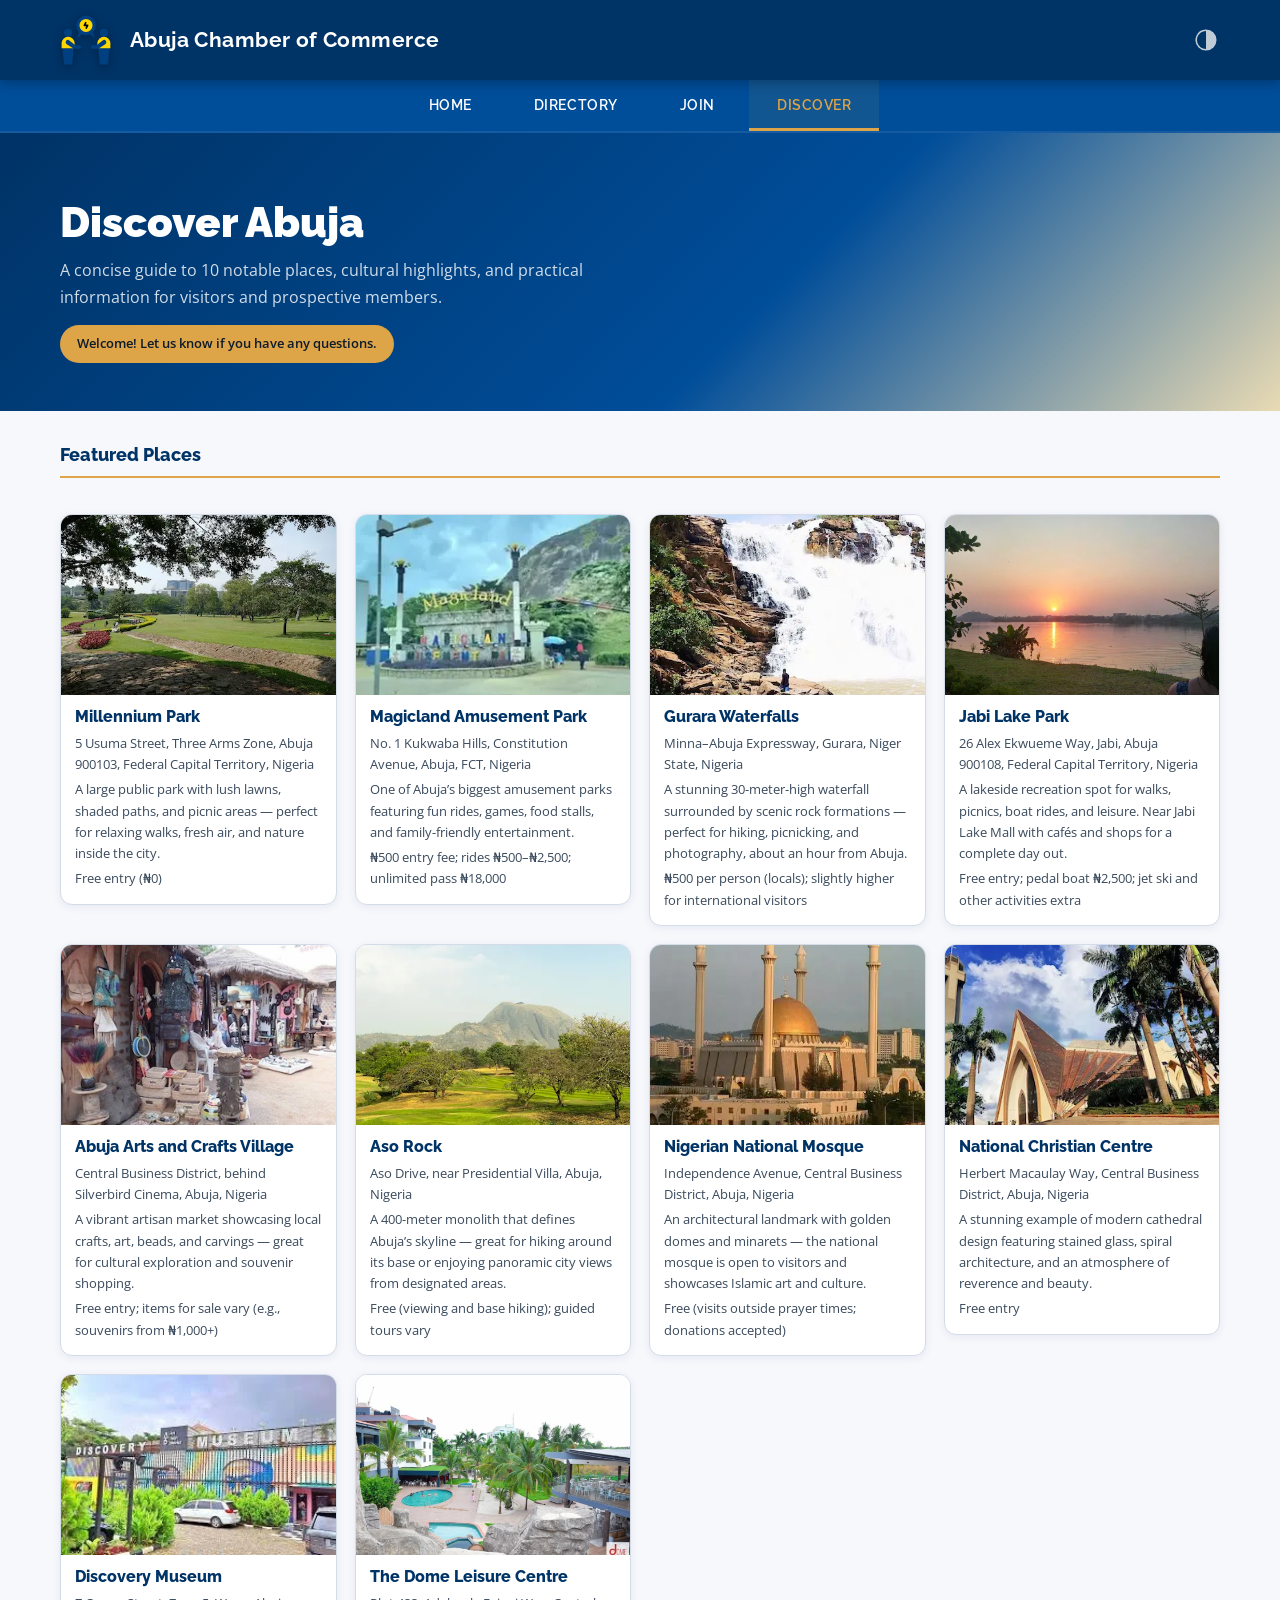
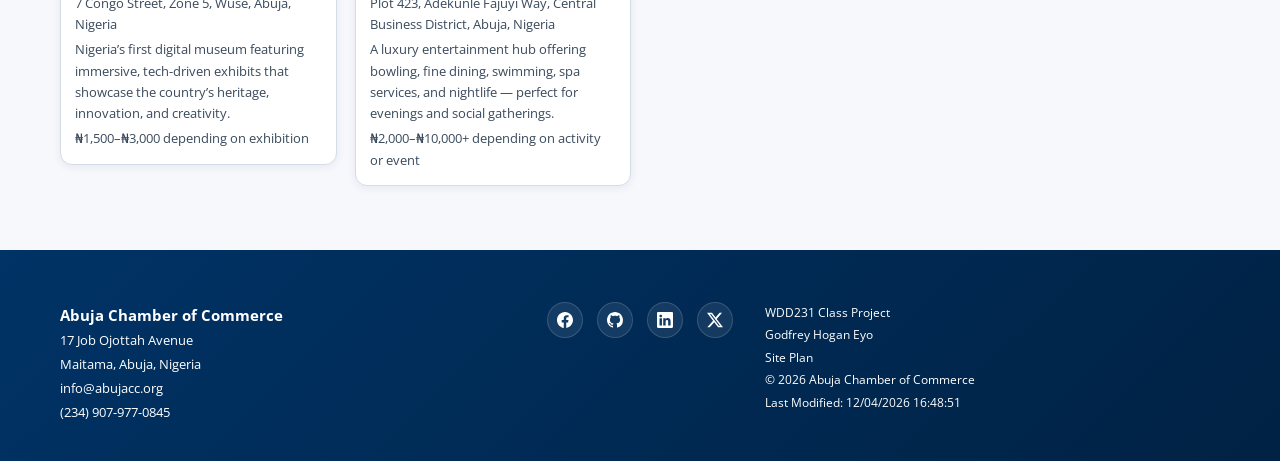
<file: discover.html>
<!DOCTYPE html>
<html lang="en-US">
<head>
    <meta charset="UTF-8">
    <meta name="viewport" content="width=device-width, initial-scale=1.0">
    <title>Abuja Chamber of commerce | Discover</title>
    <meta name="description" content="Explore the Abuja Chamber of Commerce business directory. Find trusted local businesses and services in Abuja.">
    <meta name="author" content="Godfrey Hogan Eyo">
    <meta property="og:title" content="Abuja Chamber of Commerce">
    <meta property="og:description" content="Learn about Abuja's business community, local events, and opportunities with the Abuja Chamber of Commerce.">
    <meta property="og:image" content="https://itzfrey.github.io/wdd231/chamber/images/cbn.webp">
    <meta property="og:url" content="https://itzfrey.github.io/wdd231/chamber/discover.html">
    <link rel="icon" href="chamber-favicon.ico" type="image/x-icon">
    <link rel="preconnect" href="https://fonts.googleapis.com">
    <link rel="preconnect" href="https://fonts.gstatic.com" crossorigin>
    <link href="https://fonts.googleapis.com/css2?family=Open+Sans:ital,wght@0,300..800;1,300..800&family=Raleway:ital,wght@0,100..900;1,100..900&display=swap" rel="stylesheet">
    <link rel="stylesheet" href="styles/small.css">
    <link rel="stylesheet" href="styles/larger.css">
    <script src="scripts/navigation.js" defer></script>
    <script src="scripts/date.js" defer></script>
    <script src="scripts/darkmode.js" defer></script>
    <script src="scripts/places.js" type="module"></script>
</head>
<body>
    <header>
        <img src="images/commerce-icon.svg" alt="site logo" width="70" height="70">
        <span>Abuja Chamber of Commerce</span>
        <img class="dark-mood" src="images/dark-mood-icon.svg" alt="Toggle dark mode" width="28" height="28">
        <button id="ham-btn" class="hamburger" aria-label="Toggle navigation"></button>
    </header>
    <nav id="nav-bar" class="navigation">
        <ul>
            <li><a href="index.html">Home</a></li>
            <li><a href="directory.html">Directory</a></li>
            <li><a href="join.html">Join</a></li>
            <li class="current"><a href="discover.html">Discover</a></li>
        </ul>
    </nav>
    <main class="discover-page">
        <section class="intro">
            <h1>Discover Abuja</h1>
            <p class="lead">A concise guide to 10 notable places, cultural highlights, and practical information for visitors and prospective members.</p>
            <div id="visit-message" class="visit-message" role="status" aria-live="polite"></div>
        </section>
        <section id="allPlaces" class="allPlaces" aria-live="polite">
            <h2>Featured Places</h2>
        </section>
    </main>
    <footer>
        <div>
            <p><strong>Abuja Chamber of Commerce</strong></p>
            <p>17 Job Ojottah Avenue</p><p>Maitama, Abuja, Nigeria</p>
            <p>info@abujacc.org</p><p>(234) 907-977-0845</p>
        </div>
        <div class="social">
            <a href="https://www.facebook.com/share/1CJKiAhdNP/" target="_blank"><img src="images/facebook.svg" alt="facebook" width="16" height="16"></a>
            <a href="https://github.com/itzfrey" target="_blank"><img src="images/github-icon.svg" alt="github profile" width="16" height="16"></a>
            <a href="https://www.linkedin.com/in/godfrey-eyo-66aa3a251?utm_source=share&utm_campaign=share_via&utm_content=profile&utm_medium=" target="_blank"><img src="images/linkedin.svg" alt="linkedin" width="16" height="16"></a>
            <a href="https://x.com/itzfrey?t=OYMBeGasE94Wpk3QaPZftA&s=09" target="_blank"><img src="images/twitter-x.svg" alt="twitter" width="16" height="16"></a>
        </div>
        <div>
            <p>WDD231 Class Project</p><p>Godfrey Hogan Eyo</p>
            <a target="_blank" href="siteplan.html">Site Plan</a>
            <p>&copy; <span id="currentyear"></span> Abuja Chamber of Commerce</p>
            <p id="lastModified"></p>
        </div>
    </footer>
</body>
</html>
</file>
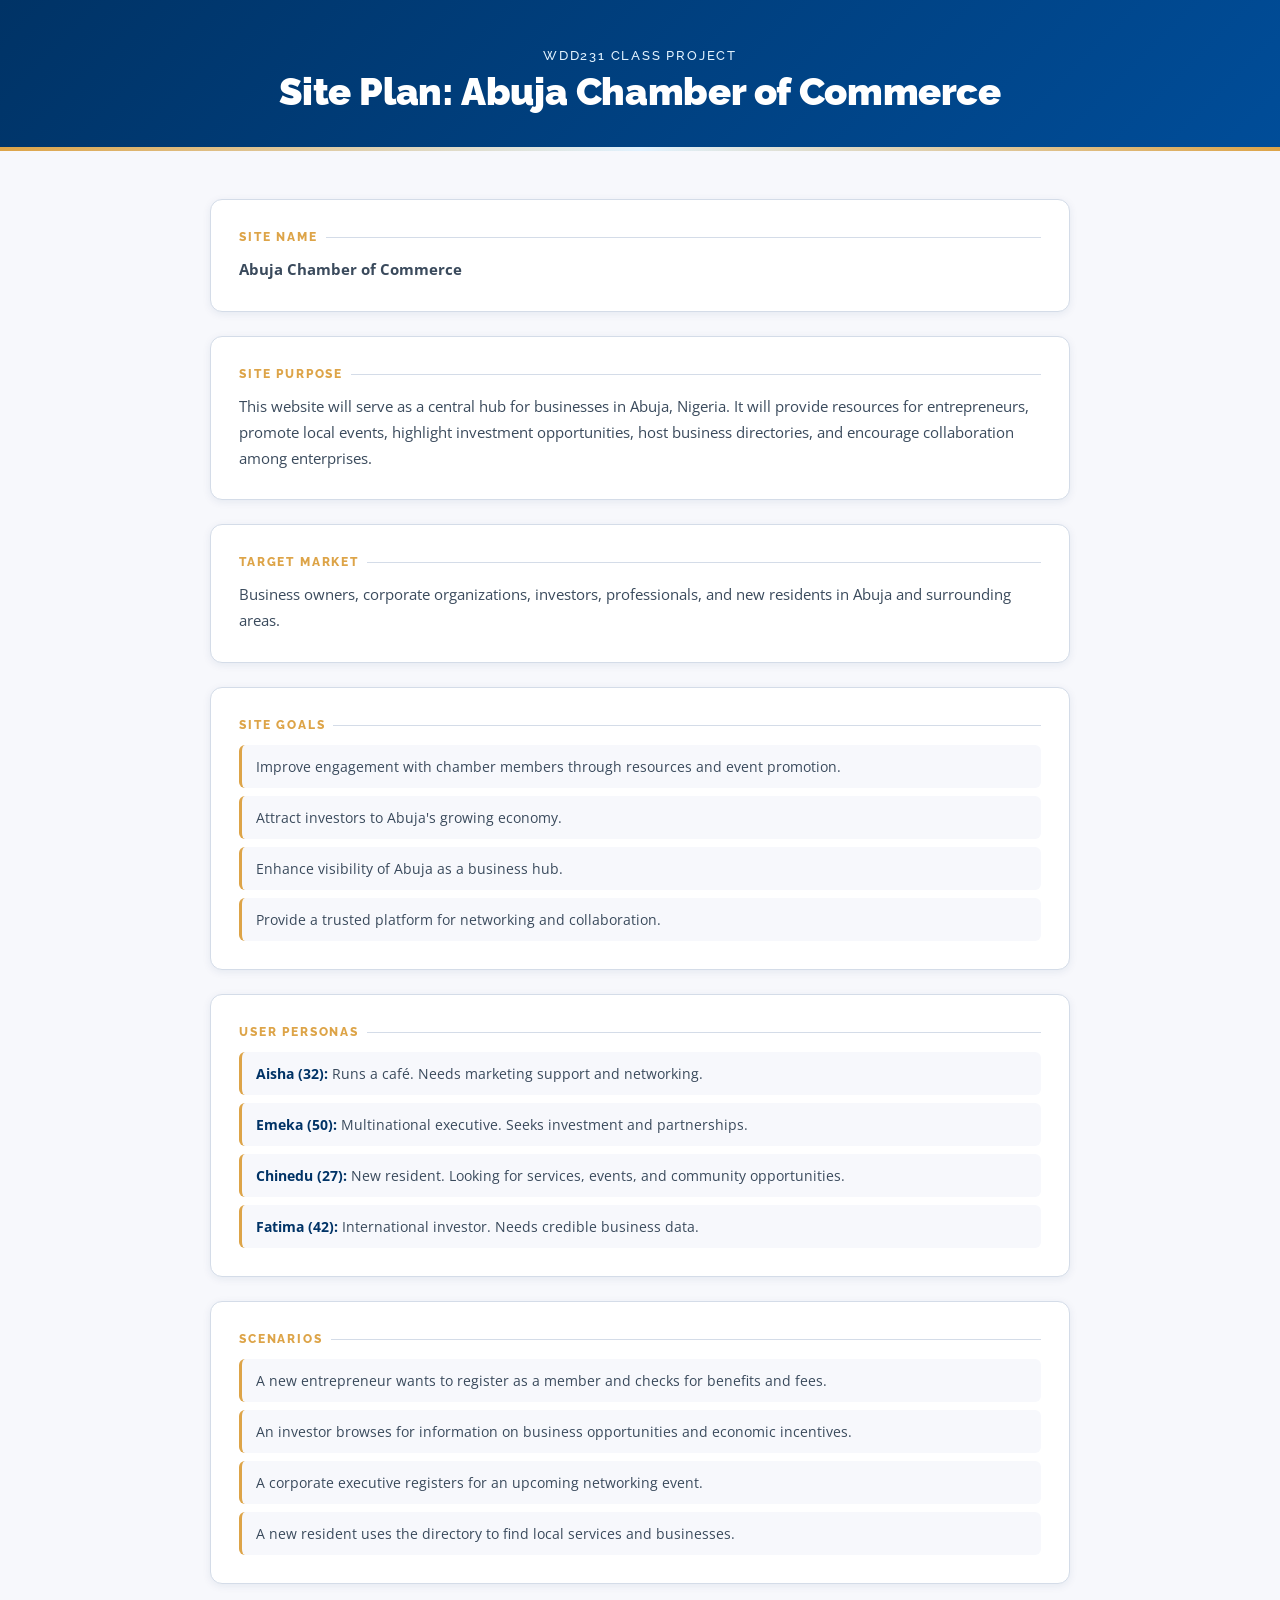
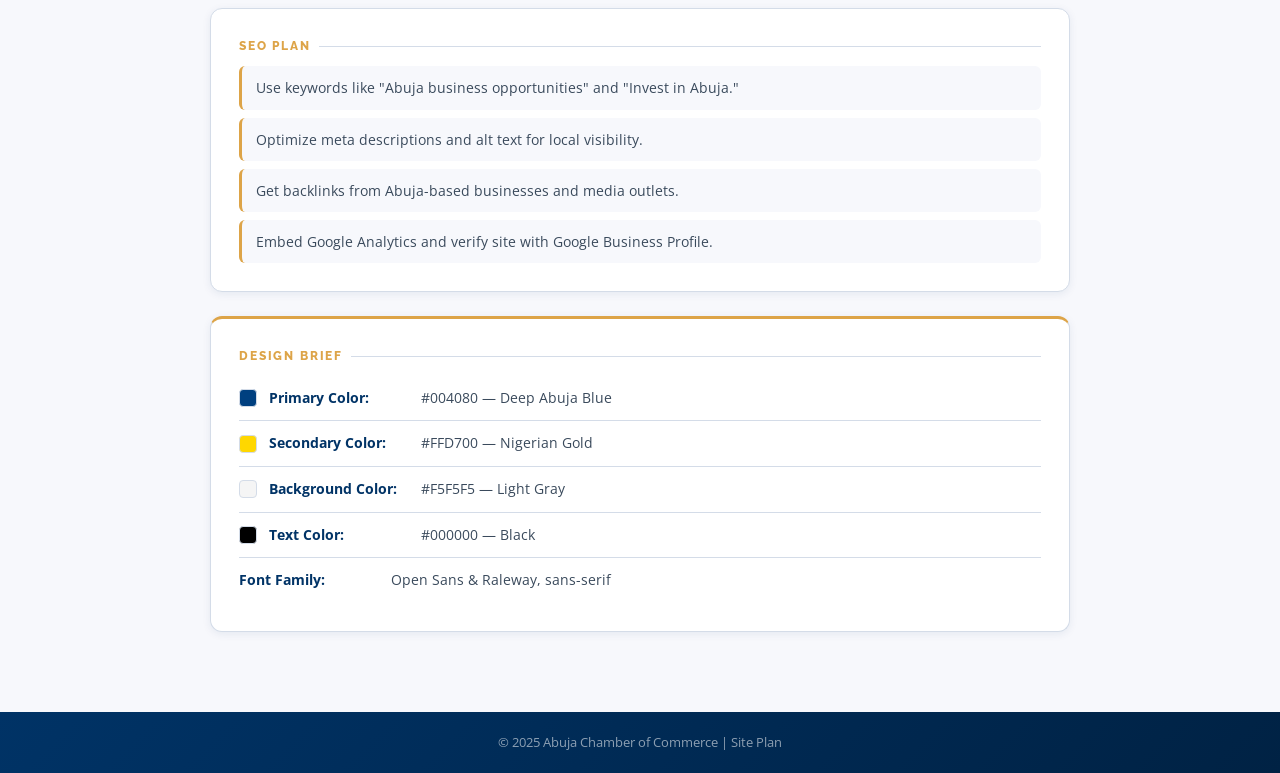
<file: siteplan.html>
<!DOCTYPE html>
<html lang="en-US">
<head>
    <meta charset="UTF-8">
    <meta name="viewport" content="width=device-width, initial-scale=1.0">
    <title>Site Plan - Abuja Chamber of Commerce</title>
    <meta name="description" content="Site plan for the Abuja Chamber of Commerce website project.">
    <meta name="author" content="Godfrey Hogan Eyo">
    <link rel="shortcut icon" href="chamber-favicon.ico" type="image/x-icon">
    <link rel="preconnect" href="https://fonts.googleapis.com">
    <link rel="preconnect" href="https://fonts.gstatic.com" crossorigin>
    <link href="https://fonts.googleapis.com/css2?family=Open+Sans:ital,wght@0,300..800;1,300..800&family=Raleway:ital,wght@0,100..900;1,100..900&display=swap" rel="stylesheet">
    <link rel="stylesheet" href="styles/siteplan.css">
</head>
<body>
    <header>
        <h1><span>WDD231 Class Project</span>Site Plan: Abuja Chamber of Commerce</h1>
    </header>
    <main>
        <section>
            <h2>Site Name</h2>
            <p><strong>Abuja Chamber of Commerce</strong></p>
        </section>
        <section>
            <h2>Site Purpose</h2>
            <p>This website will serve as a central hub for businesses in Abuja, Nigeria. It will provide resources for entrepreneurs, promote local events, highlight investment opportunities, host business directories, and encourage collaboration among enterprises.</p>
        </section>
        <section>
            <h2>Target Market</h2>
            <p>Business owners, corporate organizations, investors, professionals, and new residents in Abuja and surrounding areas.</p>
        </section>
        <section>
            <h2>Site Goals</h2>
            <ul>
                <li>Improve engagement with chamber members through resources and event promotion.</li>
                <li>Attract investors to Abuja's growing economy.</li>
                <li>Enhance visibility of Abuja as a business hub.</li>
                <li>Provide a trusted platform for networking and collaboration.</li>
            </ul>
        </section>
        <section>
            <h2>User Personas</h2>
            <ul>
                <li><strong>Aisha (32):</strong> Runs a café. Needs marketing support and networking.</li>
                <li><strong>Emeka (50):</strong> Multinational executive. Seeks investment and partnerships.</li>
                <li><strong>Chinedu (27):</strong> New resident. Looking for services, events, and community opportunities.</li>
                <li><strong>Fatima (42):</strong> International investor. Needs credible business data.</li>
            </ul>
        </section>
        <section>
            <h2>Scenarios</h2>
            <ul>
                <li>A new entrepreneur wants to register as a member and checks for benefits and fees.</li>
                <li>An investor browses for information on business opportunities and economic incentives.</li>
                <li>A corporate executive registers for an upcoming networking event.</li>
                <li>A new resident uses the directory to find local services and businesses.</li>
            </ul>
        </section>
        <section>
            <h2>SEO Plan</h2>
            <ul>
                <li>Use keywords like "Abuja business opportunities" and "Invest in Abuja."</li>
                <li>Optimize meta descriptions and alt text for local visibility.</li>
                <li>Get backlinks from Abuja-based businesses and media outlets.</li>
                <li>Embed Google Analytics and verify site with Google Business Profile.</li>
            </ul>
        </section>
        <section class="design-brief">
            <h2>Design Brief</h2>
            <p><strong>Primary Color:</strong> #004080 — Deep Abuja Blue</p>
            <p><strong>Secondary Color:</strong> #FFD700 — Nigerian Gold</p>
            <p><strong>Background Color:</strong> #F5F5F5 — Light Gray</p>
            <p><strong>Text Color:</strong> #000000 — Black</p>
            <p><strong>Font Family:</strong> Open Sans &amp; Raleway, sans-serif</p>
        </section>
    </main>
    <footer>
        <p>&copy; 2025 Abuja Chamber of Commerce | Site Plan</p>
    </footer>
</body>
</html>
</file>
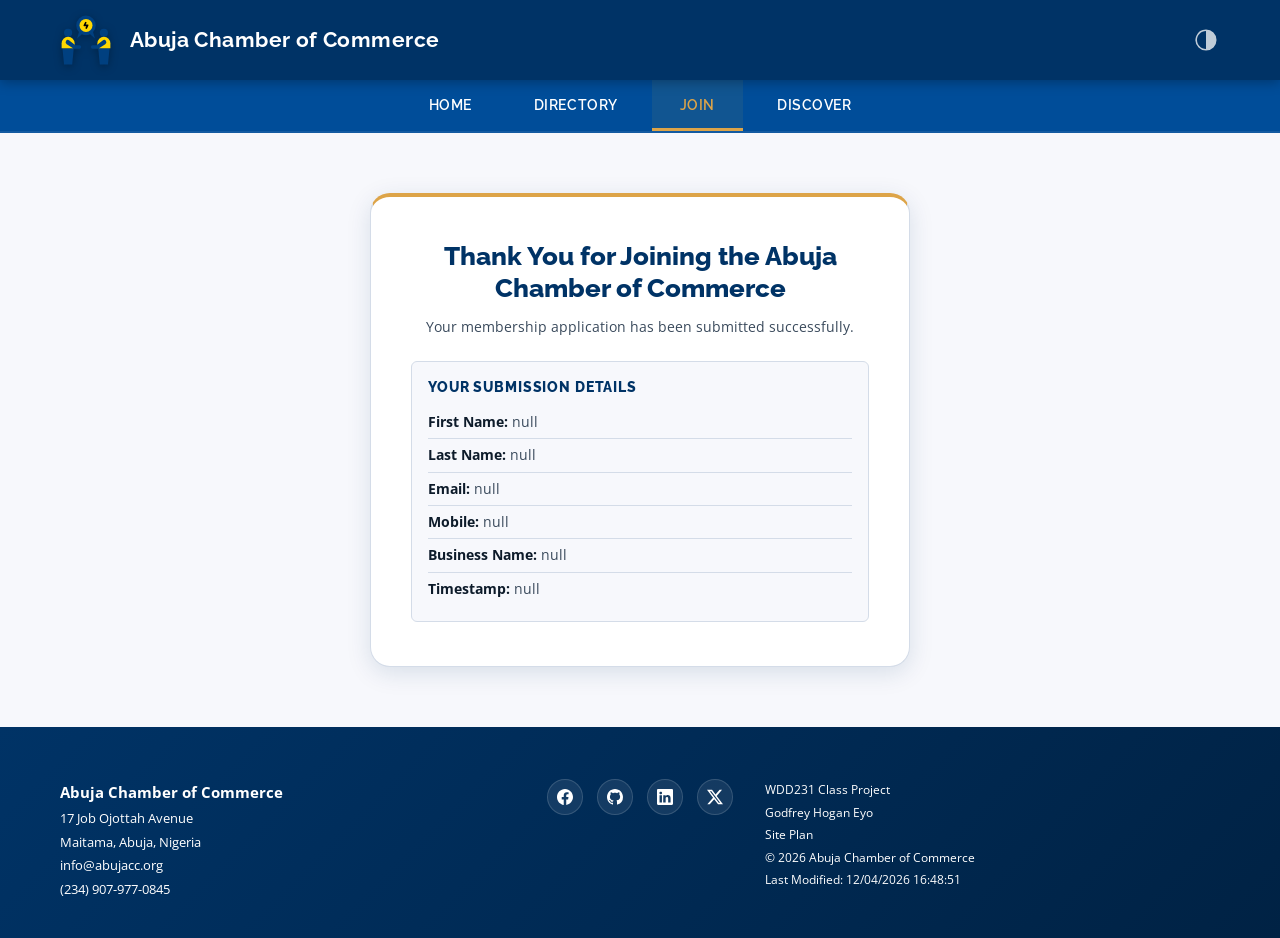
<file: thankyou.html>
<!DOCTYPE html>
<html lang="en-US">
<head>
    <meta charset="UTF-8">
    <meta name="viewport" content="width=device-width, initial-scale=1.0">
    <title>Thank You | Abuja Chamber of Commerce</title>
    <meta name="description" content="Abuja Chamber of Commerce Thank You Page">
    <meta name="author" content="Godfrey Hogan Eyo">
    <link rel="icon" href="chamber-favicon.ico" type="image/x-icon">
    <link rel="preconnect" href="https://fonts.googleapis.com">
    <link rel="preconnect" href="https://fonts.gstatic.com" crossorigin>
    <link href="https://fonts.googleapis.com/css2?family=Open+Sans:ital,wght@0,300..800;1,300..800&family=Raleway:ital,wght@0,100..900;1,100..900&display=swap" rel="stylesheet">
    <link rel="stylesheet" href="styles/small.css">
    <link rel="stylesheet" href="styles/larger.css">
    <script src="scripts/navigation.js" defer></script>
    <script src="scripts/date.js" defer></script>
    <script src="scripts/darkmode.js" defer></script>
    <script src="scripts/thankyou.js" defer></script>
</head>
<body>
    <header>
        <img src="images/commerce-icon.svg" alt="site logo" width="70" height="70">
        <span>Abuja Chamber of Commerce</span>
        <img class="dark-mood" src="images/dark-mood-icon.svg" alt="Toggle dark mode" width="28" height="28">
        <button id="ham-btn" class="hamburger" aria-label="Toggle navigation"></button>
    </header>
    <nav id="nav-bar" class="navigation">
        <ul>
            <li><a href="index.html">Home</a></li>
            <li><a href="directory.html">Directory</a></li>
            <li class="current"><a href="join.html">Join</a></li>
            <li><a href="discover.html">Discover</a></li>
        </ul>
    </nav>
    <main>
        <div class="thankyou-container">
            <h1>Thank You for Joining the Abuja Chamber of Commerce</h1>
            <p>Your membership application has been submitted successfully.</p>
            <div id="submission-details"></div>
        </div>
    </main>
    <footer>
        <div>
            <p><strong>Abuja Chamber of Commerce</strong></p>
            <p>17 Job Ojottah Avenue</p><p>Maitama, Abuja, Nigeria</p>
            <p>info@abujacc.org</p><p>(234) 907-977-0845</p>
        </div>
        <div class="social">
            <a href="https://www.facebook.com/share/1CJKiAhdNP/" target="_blank"><img src="images/facebook.svg" alt="facebook" width="16" height="16"></a>
            <a href="https://github.com/itzfrey" target="_blank"><img src="images/github-icon.svg" alt="github profile" width="16" height="16"></a>
            <a href="https://www.linkedin.com/in/godfrey-eyo-66aa3a251?utm_source=share&utm_campaign=share_via&utm_content=profile&utm_medium=" target="_blank"><img src="images/linkedin.svg" alt="linkedin" width="16" height="16"></a>
            <a href="https://x.com/itzfrey?t=OYMBeGasE94Wpk3QaPZftA&s=09" target="_blank"><img src="images/twitter-x.svg" alt="twitter" width="16" height="16"></a>
        </div>
        <div>
            <p>WDD231 Class Project</p><p>Godfrey Hogan Eyo</p>
            <a target="_blank" href="siteplan.html">Site Plan</a>
            <p>&copy; <span id="currentyear"></span> Abuja Chamber of Commerce</p>
            <p id="lastModified"></p>
        </div>
    </footer>
</body>
</html>
</file>
<file: styles/small.css>
/* ============================================================
   ABUJA CHAMBER OF COMMERCE — small.css (mobile-first base)
   ============================================================ */

/* ── CSS Variables ─────────────────────────────────────────── */
:root {
  --blue-deep:   #003366;
  --blue-mid:    #004d99;
  --blue-light:  #e8f0fb;
  --light-gold:  #DDA448;
  --alice-blue:  #E1F2FE;
  --gold-pale:   #fff8e1;
  --white:       #ffffff;
  --off-white:   #f7f8fc;
  --text-dark:   #0d1b2a;
  --text-mid:    #3a4a5c;
  --text-light:  #6b7f96;
  --border:      #d4dce8;
  --shadow-sm:   0 2px 8px rgba(0,51,102,0.08);
  --shadow-md:   0 6px 24px rgba(0,51,102,0.13);
  --shadow-lg:   0 16px 48px rgba(0,51,102,0.18);
  --radius-sm:   6px;
  --radius-md:   12px;
  --radius-lg:   20px;
  --transition:  0.25s cubic-bezier(0.4,0,0.2,1);

  --bg-page:   var(--off-white);
  --bg-card:   var(--white);
  --bg-header: var(--blue-deep);
  --nav-bg:    var(--blue-mid);
  --text-body: var(--text-dark);
  --text-sub:  var(--text-mid);
}

body.dark-mode {
  --bg-page:    #0d1b2a;
  --bg-card:    #142333;
  --bg-header:  #081424;
  --nav-bg:     #0a1f35;
  --text-body:  #e2eaf4;
  --text-sub:   #8baac8;
  --border:     #1e3450;
  --blue-light: #0f2740;
  --gold-pale:  #1a1200;
}

/* ── Reset / Base ──────────────────────────────────────────── */
*, *::before, *::after { box-sizing: border-box; margin: 0; padding: 0; }
html { scroll-behavior: smooth; font-size: 16px; }

body {
  font-family: 'Open Sans', sans-serif;
  background: var(--bg-page);
  color: var(--text-body);
  line-height: 1.65;
  transition: background var(--transition), color var(--transition);
}

img { display: block; max-width: 100%; height: auto; }
a { color: var(--white); text-decoration: none; transition: color var(--transition); }
a:hover { color: var(--alice-blue); }
ul { list-style: none; }

h1, h2, h3, h4 {
  font-family: 'Raleway', sans-serif;
  color: var(--text-body);
  line-height: 1.25;
}

/* ── Header ────────────────────────────────────────────────── */
header {
  position: sticky;
  top: 0;
  z-index: 100;
  background: var(--bg-header);
  display: flex;
  align-items: center;
  gap: 12px;
  padding: 10px 18px;
  box-shadow: 0 2px 12px rgba(0,0,0,0.3);
}

header img:first-child {
  width: 44px;
  height: 44px;
  flex-shrink: 0;
  filter: drop-shadow(0 2px 4px rgba(0,0,0,0.3));
}

header span {
  font-family: 'Raleway', sans-serif;
  font-weight: 700;
  font-size: 1rem;
  color: var(--white);
  letter-spacing: 0.02em;
  flex: 1;
  line-height: 1.2;
}

/* ── Dark mode toggle ──────────────────────────────────────── */
.dark-mood {
  width: 28px !important;
  height: 28px !important;
  min-width: 28px;
  min-height: 28px;
  cursor: pointer;
  opacity: 0.75;
  flex-shrink: 0;
  filter: invert(1) brightness(2);
  transition: opacity var(--transition), transform var(--transition);
  border-radius: 50%;
  padding: 2px;
}
.dark-mood:hover { opacity: 1; transform: rotate(22deg) scale(1.1); }
body.dark-mode .dark-mood {
  filter: invert(1) sepia(1) saturate(2) hue-rotate(5deg);
  opacity: 0.95;
}

/* ── Hamburger ─────────────────────────────────────────────── */
.hamburger {
  display: flex;
  flex-direction: column;
  justify-content: center;
  align-items: center;
  gap: 5px;
  background: none;
  border: 1.5px solid rgba(255,255,255,0.35);
  border-radius: var(--radius-sm);
  width: 38px;
  height: 34px;
  cursor: pointer;
  padding: 0;
  flex-shrink: 0;
  transition: border-color var(--transition), background var(--transition);
}
.hamburger:hover { border-color: var(--alice-blue); background: rgba(255,255,255,0.06); }
.hamburger::before,
.hamburger::after {
  content: '';
  display: block;
  width: 18px;
  height: 2px;
  background: var(--white);
  border-radius: 2px;
}

/* ── Navigation ────────────────────────────────────────────── */
.navigation {
  background: var(--nav-bg);
  max-height: 0;
  overflow: hidden;
  transition: max-height 0.35s ease;
  border-bottom: 1px solid rgba(255,255,255,0.08);
  position: sticky;
  top: 64px;
  z-index: 99;
}
.navigation.show { max-height: 300px; }

.navigation ul {
  display: flex;
  flex-direction: column;
}

.navigation ul li a {
  display: block;
  padding: 13px 22px;
  color: var(--white);
  font-family: 'Raleway', sans-serif;
  font-weight: 600;
  font-size: 0.92rem;
  letter-spacing: 0.04em;
  text-transform: uppercase;
  border-left: 3px solid transparent;
  transition: background var(--transition), color var(--transition), border-color var(--transition);
}
.navigation ul li a:hover {
  background: rgba(255,255,255,0.06);
  color: var(--light-gold);
}
.navigation ul li.current a {
  color: var(--light-gold);
  border-left-color: var(--light-gold);
  background: rgba(240,180,41,0.08);
}

/* ── HOME Hero ─────────────────────────────────────────────── */
.home-hero {
  position: relative;
  width: 100%;
  overflow: hidden;
  height: 380px;
}
.home-hero img {
  width: 100%;
  height: 100%;
  object-fit: cover;
  filter: brightness(0.42) saturate(0.85);
}
.home-hero::after {
  content: '';
  position: absolute;
  inset: 0;
  background: linear-gradient(160deg, rgba(0,20,60,0.72) 0%, rgba(0,51,102,0.32) 60%, rgba(201,150,12,0.18) 100%);
  pointer-events: none;
}
.home-hero-content {
  position: absolute;
  inset: 0;
  z-index: 2;
  display: flex;
  flex-direction: column;
  align-items: center;
  justify-content: center;
  text-align: center;
  padding: 24px 20px;
  gap: 12px;
}
.home-hero-content h1 {
  font-size: 1.7rem;
  font-weight: 900;
  color: var(--white);
  line-height: 1.15;
  text-shadow: 0 2px 14px rgba(0,0,0,0.5);
  letter-spacing: -0.01em;
}
.home-hero-content h1 span {
  color: var(--alice-blue);
  display: block;
}
.home-hero-content p {
  color: rgba(255,255,255,0.82);
  font-size: 0.88rem;
  max-width: 360px;
  line-height: 1.6;
}

/* ── DIRECTORY Hero ────────────────────────────────────────── */
.hero {
  position: relative;
  width: 100%;
  overflow: hidden;
  height: 200px;
}
.hero img {
  width: 100%;
  height: 100%;
  object-fit: cover;
  filter: brightness(0.48) saturate(0.8);
}
.hero::after {
  content: '';
  position: absolute;
  inset: 0;
  background: linear-gradient(135deg, rgba(0,30,70,0.65) 0%, rgba(0,51,102,0.3) 100%);
  pointer-events: none;
}
.hero-label {
  position: absolute;
  inset: 0;
  z-index: 2;
  display: flex;
  flex-direction: column;
  align-items: flex-start;
  justify-content: flex-end;
  padding: 20px 22px;
}
.hero-label h2 {
  color: var(--white);
  font-size: 1.3rem;
  font-weight: 800;
  text-shadow: 0 2px 8px rgba(0,0,0,0.4);
  margin-bottom: 4px;
  position: absolute;
  bottom: 65px;
}
.hero-label p {
  color: rgba(255,255,255,0.72);
  font-size: 0.8rem;
  position: absolute;
  bottom: 50px;
}

/* ── CTA Button ────────────────────────────────────────────── */
.keynote-btn {
  display: inline-block;
  background: var(--light-gold);
  color: var(--text-dark) !important;
  font-family: 'Raleway', sans-serif;
  font-weight: 800;
  font-size: 0.85rem;
  letter-spacing: 0.07em;
  text-transform: uppercase;
  padding: 12px 28px;
  border-radius: 50px;
  white-space: nowrap;
  box-shadow: 0 4px 20px rgba(201,150,12,0.45);
  transition: background var(--transition), transform var(--transition), box-shadow var(--transition);
}
.keynote-btn:hover {
  background: var(--alice-blue);
  transform: translateY(-2px);
  box-shadow: 0 8px 28px rgba(201,150,12,0.55);
  color: var(--blue-deep) !important;
}
.home-hero-content .keynote-btn { margin-top: 4px; }
.hero .keynote-btn {
  position: absolute;
  bottom: 10px;
  right: 22px;
  z-index: 3;
  font-size: 0.78rem;
  padding: 9px 20px;
}

/* ── Mission Strip ─────────────────────────────────────────── */
.mission-strip {
  background: linear-gradient(135deg, var(--blue-deep), var(--blue-mid));
  padding: 22px 20px;
  display: flex;
  flex-direction: column;
  gap: 18px;
}
.mission-strip p {
  color: rgba(255,255,255,0.88);
  font-size: 0.88rem;
  line-height: 1.7;
  border-left: 3px solid var(--light-gold);
  padding-left: 14px;
}
.mission-stats {
  display: flex;
  gap: 28px;
  flex-wrap: wrap;
}
.stat { text-align: center; }
.stat strong {
  display: block;
  font-family: 'Raleway', sans-serif;
  font-size: 1.5rem;
  font-weight: 900;
  color: var(--light-gold);
  line-height: 1;
}
.stat span {
  font-size: 0.7rem;
  color: var(--gold-pale);
  text-transform: uppercase;
  letter-spacing: 0.06em;
}

/* ── Page Title ────────────────────────────────────────────── */
main > h1 {
  font-size: 1.5rem;
  font-weight: 800;
  color: var(--blue-deep);
  padding: 22px 18px 6px;
  border-left: 4px solid var(--light-gold);
  margin: 10px 18px 0;
}
body.dark-mode main > h1 { color: var(--alice-blue); }

/* ── Directory Toolbar ─────────────────────────────────────── */
.directory-toolbar {
  display: flex;
  align-items: center;
  gap: 10px;
  padding: 14px 18px;
  background: var(--bg-card);
  border-bottom: 1px solid var(--border);
  flex-wrap: wrap;
}
.directory-search {
  flex: 1;
  min-width: 160px;
  padding: 9px 14px 9px 36px;
  border: 1.5px solid var(--border);
  border-radius: 50px;
  background: var(--bg-page);
  color: var(--text-body);
  font-family: 'Open Sans', sans-serif;
  font-size: 0.88rem;
  outline: none;
  background-image: url("data:image/svg+xml,%3Csvg xmlns='http://www.w3.org/2000/svg' width='16' height='16' fill='none' stroke='%236b7f96' stroke-width='2' viewBox='0 0 24 24'%3E%3Ccircle cx='11' cy='11' r='8'/%3E%3Cpath d='m21 21-4.35-4.35'/%3E%3C/svg%3E");
  background-repeat: no-repeat;
  background-position: 12px center;
  background-size: 15px;
  transition: border-color var(--transition), box-shadow var(--transition);
}
.directory-search:focus {
  border-color: var(--blue-mid);
  box-shadow: 0 0 0 3px rgba(0,77,153,0.1);
}
.directory-search::placeholder { color: var(--text-light); }

/* ── Info Panel ────────────────────────────────────────────── */
.info-panel {
  display: flex;
  flex-direction: column;
  gap: 16px;
  padding: 18px;
}
.info-panel section,
.info-panel > div {
  background: var(--bg-card);
  border-radius: var(--radius-md);
  box-shadow: var(--shadow-sm);
  overflow: hidden;
  border: 1px solid var(--border);
  transition: box-shadow var(--transition);
}
.info-panel section:hover,
.info-panel > div:hover { box-shadow: var(--shadow-md); }

.panel-heading {
  background: linear-gradient(135deg, var(--blue-deep) 0%, var(--blue-mid) 100%);
  padding: 10px 16px;
}
.panel-heading h2 {
  color: var(--white);
  font-size: 0.82rem;
  font-weight: 700;
  letter-spacing: 0.1em;
  text-transform: uppercase;
}

/* ── Events ────────────────────────────────────────────────── */
.event-content {
  padding: 10px 12px;
  display: flex;
  flex-direction: column;
  gap: 8px;
}
.event-content.scrollable {
  max-height: 240px;
  overflow-y: auto;
  scrollbar-width: thin;
  scrollbar-color: var(--border) transparent;
}
.event {
  display: flex;
  align-items: flex-start;
  gap: 12px;
  padding: 10px;
  border-radius: var(--radius-sm);
  border: 1px solid var(--border);
  background: var(--bg-page);
  transition: border-color var(--transition), transform var(--transition);
}
.event:hover { border-color: var(--light-gold); transform: translateX(3px); }
.event-date {
  background: linear-gradient(135deg, var(--blue-deep), var(--blue-mid));
  color: var(--white);
  border-radius: var(--radius-sm);
  padding: 6px 10px;
  text-align: center;
  min-width: 46px;
  flex-shrink: 0;
}
.event-date .month {
  display: block;
  font-size: 0.6rem;
  font-weight: 700;
  letter-spacing: 0.08em;
  text-transform: uppercase;
  color: var(--alice-blue);
}
.event-date .day {
  display: block;
  font-size: 1.4rem;
  font-weight: 800;
  line-height: 1;
}
.event-details p { font-weight: 600; font-size: 0.88rem; color: var(--text-body); margin-bottom: 3px; }
.event-location { font-size: 0.78rem; color: var(--text-sub); }

.view-all-events,
.view-all-btn {
  display: block;
  text-align: center;
  padding: 10px;
  font-family: 'Raleway', sans-serif;
  font-size: 0.8rem;
  font-weight: 700;
  letter-spacing: 0.06em;
  text-transform: uppercase;
  color: var(--blue-mid);
  border-top: 1px solid var(--border);
  background: var(--bg-card);
  transition: background var(--transition), color var(--transition);
}
.view-all-events:hover,
.view-all-btn:hover { background: var(--light-gold); color: var(--text-dark); }
body.dark-mode .view-all-events:hover,
body.dark-mode .view-all-btn:hover { background: var(--blue-light); color: var(--alice-blue); }

/* ── Weather ───────────────────────────────────────────────── */
.weather-info { display: flex; align-items: center; gap: 16px; padding: 16px; }
.weather-info img { width: 64px; height: 64px; }
.weather-info p { font-size: 0.88rem; color: var(--text-sub); line-height: 1.8; }
.temperature { font-size: 1.6rem !important; font-weight: 800 !important; color: var(--blue-deep) !important; font-family: 'Raleway', sans-serif; }
body.dark-mode .temperature { color: var(--alice-blue) !important; }
.description { font-style: italic; color: var(--text-mid) !important; }

.forecast { display: flex; flex-direction: column; gap: 6px; padding: 12px 16px; }
.forecast-day {
  display: flex;
  justify-content: space-between;
  font-size: 0.85rem;
  padding: 6px 0;
  border-bottom: 1px solid var(--border);
  color: var(--text-sub);
}
.forecast-day:last-child { border-bottom: none; }
.forecast-day strong { color: var(--text-body); }

/* ── Members / Directory ───────────────────────────────────── */
.members { padding: 18px; }
.member-menu {
  display: flex;
  align-items: center;
  justify-content: space-between;
  margin-bottom: 16px;
  padding-bottom: 12px;
  border-bottom: 2px solid var(--border);
}
.member-menu h3 { font-size: 1.1rem; font-weight: 800; color: var(--blue-deep); }
body.dark-mode .member-menu h3 { color: var(--alice-blue); }
.members > h2 { font-size: 1.15rem; font-weight: 800; color: var(--blue-deep); margin-bottom: 16px; }

.member-btn { display: flex; gap: 6px; }
.member-btn button {
  background: var(--bg-card);
  border: 1.5px solid var(--border);
  border-radius: var(--radius-sm);
  padding: 6px 9px;
  cursor: pointer;
  display: flex; align-items: center; justify-content: center;
  transition: background var(--transition), border-color var(--transition);
}
.member-btn button:hover { background: var(--blue-light); border-color: var(--blue-mid); }
.member-btn button img { width: 18px; height: 18px; }

.members-container {
  display: grid;
  grid-template-columns: 1fr;
  gap: 16px;
}
.members-container.grid { grid-template-columns: repeat(auto-fill, minmax(240px, 1fr)); }
.members-container.list { grid-template-columns: 1fr; }

.member-card {
  background: var(--bg-card);
  border-radius: var(--radius-md);
  border: 1px solid var(--border);
  box-shadow: var(--shadow-sm);
  overflow: hidden;
  transition: transform var(--transition), box-shadow var(--transition);
}
.member-card:hover { transform: translateY(-3px); box-shadow: var(--shadow-md); }
.member-header {
  background: linear-gradient(135deg, var(--blue-deep) 0%, var(--blue-mid) 100%);
  padding: 14px 16px;
}
.member-header h3 { color: var(--white); font-size: 0.95rem; font-weight: 700; margin-bottom: 3px; }
.member-header .tagline { color: rgba(255,255,255,0.7); font-size: 0.78rem; }
.member-card hr { border: none; border-top: 2px solid var(--light-gold); margin: 0; }
.member-body { display: flex; gap: 14px; padding: 14px 16px; align-items: flex-start; }
.member-logo {
  width: 56px; height: 56px; object-fit: contain;
  border-radius: var(--radius-sm); background: var(--bg-page);
  padding: 4px; border: 1px solid var(--border); flex-shrink: 0;
}
.member-info { font-size: 0.82rem; color: var(--text-sub); line-height: 1.7; }
.member-info a { color: var(--blue-mid); font-weight: 600; word-break: break-all; }
.member-info a:hover { color: var(--light-gold); }

/* ── Spotlights ────────────────────────────────────────────── */
.spotlights { margin-top: 12px; }
.spotlight-container { display: grid; grid-template-columns: 1fr; gap: 16px; margin-bottom: 14px; }
.spotlight-card {
  background: var(--bg-card);
  border-radius: var(--radius-md);
  border: 1px solid var(--border);
  border-top: 3px solid var(--light-gold);
  padding: 18px;
  box-shadow: var(--shadow-sm);
  transition: transform var(--transition), box-shadow var(--transition);
}
.spotlight-card:hover { transform: translateY(-3px); box-shadow: var(--shadow-md); }
.spotlight-card h3 { font-size: 1rem; font-weight: 700; color: var(--blue-deep); margin-bottom: 10px; }
body.dark-mode .spotlight-card h3 { color: var(--alice-blue); }
.spotlight-card img {
  width: 72px; height: 72px; object-fit: contain; margin-bottom: 10px;
  border-radius: var(--radius-sm); border: 1px solid var(--border);
  padding: 4px; background: var(--bg-page);
}
.spotlight-card p { font-size: 0.83rem; color: var(--text-sub); margin-bottom: 4px; }
.spotlight-card a { color: var(--blue-mid); font-weight: 600; font-size: 0.83rem; word-break: break-all; }

/* ── Join Page ─────────────────────────────────────────────── */
.join-layout { display: flex; flex-direction: column; gap: 24px; padding: 20px 18px; }
.join-form {
  background: var(--bg-card); border-radius: var(--radius-md);
  border: 1px solid var(--border); box-shadow: var(--shadow-sm); padding: 24px 20px;
}
.join-form h2 {
  font-size: 1.1rem; font-weight: 800; color: var(--blue-deep);
  margin-bottom: 20px; padding-bottom: 12px; border-bottom: 2px solid var(--light-gold);
}
body.dark-mode .join-form h2 { color: var(--alice-blue); }
.join-form label { display: flex; flex-direction: column; gap: 5px; margin-bottom: 14px; font-size: 0.85rem; font-weight: 600; color: var(--text-mid); }
.join-form input,
.join-form select,
.join-form textarea {
  padding: 10px 13px; border: 1.5px solid var(--border);
  border-radius: var(--radius-sm); background: var(--bg-page);
  color: var(--text-body); font-family: 'Open Sans', sans-serif;
  font-size: 0.9rem; outline: none; width: 100%;
  transition: border-color var(--transition), box-shadow var(--transition);
}
.join-form input:focus,
.join-form select:focus,
.join-form textarea:focus { border-color: var(--blue-mid); box-shadow: 0 0 0 3px rgba(0,77,153,0.12); }
.join-form textarea { min-height: 90px; resize: vertical; }
.join-form input[type="submit"] {
  background: linear-gradient(135deg, var(--light-gold), var(--blue-mid));
  color: var(--white); font-family: 'Raleway', sans-serif;
  font-weight: 800; font-size: 0.9rem; letter-spacing: 0.07em; text-transform: uppercase;
  border: none; border-radius: 50px; padding: 13px; cursor: pointer; margin-top: 8px;
  box-shadow: 0 4px 16px rgba(0,51,102,0.3);
  transition: transform var(--transition), box-shadow var(--transition), background var(--transition);
}
.join-form input[type="submit"]:hover {
  background: linear-gradient(135deg, var(--blue-mid), var(--blue-deep));
  transform: translateY(-2px); box-shadow: 0 8px 24px rgba(0,51,102,0.35);
}

.cards {
  background: var(--bg-card); border-radius: var(--radius-md);
  border: 1px solid var(--border); box-shadow: var(--shadow-sm); padding: 24px 20px;
}
.cards h2 {
  font-size: 1.1rem; font-weight: 800; color: var(--blue-deep);
  margin-bottom: 16px; padding-bottom: 12px; border-bottom: 2px solid var(--light-gold);
}
body.dark-mode .cards h2 { color: var(--alice-blue); }
.cards > div {
  display: flex; align-items: center; justify-content: space-between;
  padding: 12px 14px; margin-bottom: 10px;
  border-radius: var(--radius-sm); border: 1.5px solid var(--border); background: var(--bg-page);
  transition: border-color var(--transition), background var(--transition);
}
.cards > div:hover { border-color: var(--light-gold); background: var(--gold-pale); }
body.dark-mode .cards > div:hover { background: rgba(221,164,72,0.08); }
.cards h3 { font-size: 0.9rem; font-weight: 700; color: var(--text-body); }
.cards button {
  background: var(--light-gold); color: var(--text-dark);
  border: none; border-radius: 50px; padding: 6px 14px;
  font-size: 0.76rem; font-weight: 700; cursor: pointer; white-space: nowrap;
  transition: background var(--transition), transform var(--transition);
}
.cards button:hover { background: var(--blue-deep); color: var(--white); transform: scale(1.05); }

/* ── Modals ────────────────────────────────────────────────── */
.modal {
  border: none; border-radius: var(--radius-md); box-shadow: var(--shadow-lg);
  padding: 28px 24px; max-width: 360px; width: 90%;
  background: var(--bg-card); color: var(--text-body); position: relative;
  margin: auto;
}
.modal::backdrop { background: rgba(0,20,50,0.55); backdrop-filter: blur(3px); }
.modal h2 {
  font-size: 1.05rem; font-weight: 800; color: var(--blue-deep);
  margin-bottom: 14px; padding-bottom: 10px; border-bottom: 2px solid var(--light-gold);
}
body.dark-mode .modal h2 { color: var(--alice-blue); }
.modal ul { list-style: disc; padding-left: 20px; font-size: 0.88rem; color: var(--text-sub); line-height: 2; }
.modal .close {
  position: absolute; top: 12px; right: 14px;
  background: none; border: none; font-size: 1.4rem; color: var(--text-sub); cursor: pointer; line-height: 1;
  transition: color var(--transition), transform var(--transition);
}
.modal .close:hover { color: var(--blue-deep); transform: scale(1.2); }

/* ── Discover Page ─────────────────────────────────────────── */
.discover-page { padding: 0; }
.intro {
  background: linear-gradient(135deg, var(--blue-deep) 0%, var(--blue-mid) 60%, rgba(201,150,12,0.3) 100%);
  padding: 36px 20px 28px;
}
.intro h1 { font-size: 1.8rem; font-weight: 900; color: var(--white); margin-bottom: 8px; }
.intro .lead { font-size: 0.92rem; color: rgba(255,255,255,0.82); line-height: 1.7; max-width: 560px; }
.visit-message {
  display: inline-block; margin-top: 14px;
  background: var(--light-gold); border: 1px solid rgba(221,164,72,0.4);
  border-radius: 50px; padding: 7px 16px; font-size: 0.82rem; font-weight: 600; color: var(--text-dark);
}
.allPlaces { padding: 22px 18px; }
.allPlaces h2 {
  font-size: 1.15rem; font-weight: 800; color: var(--blue-deep);
  margin-bottom: 18px; padding-bottom: 10px; border-bottom: 2px solid var(--light-gold);
}
body.dark-mode .allPlaces h2 { color: var(--alice-blue); }
.allPlaces > div {
  background: var(--bg-card); border-radius: var(--radius-md);
  border: 1px solid var(--border); box-shadow: var(--shadow-sm);
  overflow: hidden; margin-bottom: 16px;
  transition: transform var(--transition), box-shadow var(--transition);
}
.allPlaces > div:hover { transform: translateY(-3px); box-shadow: var(--shadow-md); }
.allPlaces > div img { width: 100%; height: 180px; object-fit: cover; }
.allPlaces > div h2 { font-size: 1rem; color: var(--blue-deep); padding: 12px 14px 4px; border-bottom: none; margin-bottom: 0; }
body.dark-mode .allPlaces > div h2 { color: var(--alice-blue); }
.allPlaces > div address,
.allPlaces > div p { font-size: 0.83rem; color: var(--text-sub); padding: 2px 14px; font-style: normal; line-height: 1.6; }
.allPlaces > div p:last-child { padding-bottom: 14px; }

/* ── Thank You ─────────────────────────────────────────────── */
.thankyou-container {
  max-width: 540px; margin: 40px auto;
  background: var(--bg-card); border-radius: var(--radius-lg);
  border: 1px solid var(--border); border-top: 4px solid var(--light-gold);
  box-shadow: var(--shadow-md); padding: 32px 24px; text-align: center;
}
.thankyou-container h1 { font-size: 1.25rem; font-weight: 800; color: var(--blue-deep); margin-bottom: 10px; }
body.dark-mode .thankyou-container h1 { color: var(--alice-blue); }
.thankyou-container > p { color: var(--text-sub); font-size: 0.9rem; margin-bottom: 22px; }
#submission-details {
  text-align: left; background: var(--bg-page);
  border-radius: var(--radius-sm); border: 1px solid var(--border); padding: 16px;
}
#submission-details h3 {
  font-size: 0.9rem; font-weight: 800; color: var(--blue-deep);
  margin-bottom: 10px; text-transform: uppercase; letter-spacing: 0.06em;
}
body.dark-mode #submission-details h3 { color: var(--alice-blue); }
#submission-details p { font-size: 0.85rem; color: var(--text-sub); padding: 5px 0; border-bottom: 1px solid var(--border); }
#submission-details p:last-child { border-bottom: none; }
#submission-details strong { color: var(--text-body); }

/* ── Footer ────────────────────────────────────────────────── */
footer {
  background: linear-gradient(135deg, var(--blue-deep) 0%, #002244 100%);
  padding: 36px 20px 24px;
  display: flex; flex-direction: column; gap: 24px; margin-top: 32px;
}
footer p, footer a { font-size: 0.83rem; line-height: 1.8; color: var(--white); }
footer strong { color: var(--white); font-size: 0.95rem; }
footer a { transition: color var(--transition); }
.social { display: flex; gap: 14px; align-items: center; }
.social a {
  display: flex; align-items: center; justify-content: center;
  width: 36px; height: 36px; background: rgba(255,255,255,0.08);
  border-radius: 50%; border: 1px solid rgba(255,255,255,0.15);
  transition: background var(--transition), border-color var(--transition), transform var(--transition);
}
.social a:hover { background: var(--light-gold); border-color: var(--white); transform: translateY(-2px); }
.social img { width: 16px; height: 16px; filter: invert(1) brightness(10); }
.social a:hover img { filter: invert(0) brightness(0); }
footer div:last-child p,
footer div:last-child a { font-size: 0.78rem; display: block; }
footer div:last-child a:hover { color: var(--light-gold); }

/* ── Featured Section ──────────────────────────────────────── */
.featured-section { padding: 36px 18px 48px; }

.section-label {
  font-size: 0.7rem;
  font-weight: 700;
  letter-spacing: 0.2em;
  text-transform: uppercase;
  color: var(--light-gold);
  margin-bottom: 6px;
}
.section-title {
  font-size: 1.5rem;
  font-weight: 900;
  color: var(--blue-deep);
  margin-bottom: 24px;
  line-height: 1.15;
}
body.dark-mode .section-title { color: var(--white); }

.projects-grid {
  display: grid;
  grid-template-columns: 1fr;
  gap: 18px;
}
.project-card {
  background: var(--bg-card);
  border: 1px solid var(--border);
  border-radius: var(--radius-md);
  border-top: 3px solid var(--light-gold);
  padding: 22px 20px 18px;
  box-shadow: var(--shadow-sm);
  display: flex;
  flex-direction: column;
  gap: 10px;
  transition: transform var(--transition), box-shadow var(--transition), border-top-color var(--transition);
}
.project-card:hover { transform: translateY(-4px); box-shadow: var(--shadow-md); border-top-color: var(--alice-blue); }

.project-icon { font-size: 2rem; line-height: 1; }
.project-title {
  font-family: 'Raleway', sans-serif;
  font-size: 1.05rem;
  font-weight: 800;
  color: var(--blue-deep);
  line-height: 1.2;
}
body.dark-mode .project-title { color: var(--white); }
.project-desc { font-size: 0.85rem; color: var(--text-sub); line-height: 1.7; flex: 1; }
.project-tags { display: flex; flex-wrap: wrap; gap: 6px; margin-top: 2px; }
.tag {
  background: var(--blue-light);
  color: var(--blue-deep);
  font-size: 0.7rem;
  font-weight: 700;
  letter-spacing: 0.04em;
  padding: 3px 10px;
  border-radius: 50px;
  border: 1px solid rgba(0,77,153,0.15);
  white-space: nowrap;
}
body.dark-mode .tag {
  background: rgba(0,77,153,0.25);
  color: var(--alice-blue);
  border-color: rgba(225,242,254,0.2);
}
.project-link {
  display: inline-block;
  font-size: 0.8rem;
  font-weight: 700;
  font-family: 'Raleway', sans-serif;
  color: var(--blue-mid);
  letter-spacing: 0.03em;
  padding: 7px 0;
  border-top: 1px solid var(--border);
  transition: color var(--transition), letter-spacing var(--transition);
}
.project-link:hover { color: var(--light-gold); letter-spacing: 0.06em; }
.project-link.live { color: var(--light-gold); border-top: none; padding-top: 0; }
.project-link.live:hover { color: var(--alice-blue); }
</file>
<file: styles/larger.css>
/* ============================================================
   ABUJA CHAMBER OF COMMERCE — larger.css (tablet + desktop)
   ============================================================ */

/* ── Tablet: 600px+ ────────────────────────────────────────── */
@media (min-width: 600px) {

  header span { font-size: 1.15rem; }

  /* Nav: horizontal, centered */
  .navigation {
    max-height: none !important;
    overflow: visible;
    background: var(--nav-bg);
    border-bottom: 2px solid rgba(255,255,255,0.08);
  }
  .navigation ul {
    flex-direction: row;
    justify-content: center;
    gap: 0;
    padding: 0 24px;
  }
  .navigation ul li a {
    border-left: none;
    border-bottom: 3px solid transparent;
    padding: 13px 18px 10px;
    font-size: 0.82rem;
  }
  .navigation ul li a:hover {
    background: rgba(255,255,255,0.05);
    border-left-color: transparent;
  }
  .navigation ul li.current a {
    border-bottom-color: var(--light-gold);
    border-left-color: transparent;
    background: rgba(240,180,41,0.07);
  }

  .hamburger { display: none; }

  /* Home hero */
  .home-hero { height: 440px; }
  .home-hero-content h1 { font-size: 2.2rem; }
  .home-hero-content p { font-size: 0.95rem; max-width: 460px; }

  /* Directory hero */
  .hero { height: 220px; }

  .hero-label h2 {
    bottom: 30px;
  }

  .hero-label p {
    bottom: 15px;
  }

  /* Mission strip: row layout */
  .mission-strip {
    flex-direction: row;
    align-items: center;
    justify-content: space-between;
    padding: 24px 32px;
  }
  .mission-strip p { max-width: 55%; }
  .mission-stats { gap: 32px; }
  .stat strong { font-size: 1.8rem; }

  /* Info panel: 2 cols */
  .info-panel {
    display: grid;
    grid-template-columns: 1fr 1fr;
    padding: 24px;
    gap: 18px;
  }
  /* Events span full width */
  .info-panel .events,
  .info-panel > div:first-child { grid-column: 1 / -1; }

  /* Members */
  .members { padding: 24px; }
  .spotlight-container { grid-template-columns: repeat(2, 1fr); }

  /* Discover: 2 cols */
  .allPlaces {
    display: grid;
    grid-template-columns: 1fr 1fr;
    gap: 18px;
    padding: 24px;
    align-items: start;
  }
  .allPlaces h2 { grid-column: 1 / -1; }
  .allPlaces > div { margin-bottom: 0; }

  /* Join: side by side */
  .join-layout {
    flex-direction: row;
    align-items: flex-start;
    padding: 28px 24px;
  }
  .join-form { flex: 1; }
  .cards { flex: 0 0 280px; }

  /* Footer: 3 cols */
  footer {
    flex-direction: row;
    justify-content: space-between;
    align-items: flex-start;
    padding: 40px 32px 28px;
    gap: 32px;
  }
  footer > div { flex: 1; }
  .social { flex: 0 0 auto; }
}

/* ── Desktop: 900px+ ───────────────────────────────────────── */
@media (min-width: 900px) {

  header { padding: 12px 40px; gap: 18px; }
  header img:first-child { width: 52px; height: 52px; }
  header span { font-size: 1.3rem; }

  .navigation ul { padding: 0 40px; gap: 6px; }
  .navigation ul li a { font-size: 0.87rem; padding: 14px 24px 11px; }

  /* Home hero */
  .home-hero { height: 520px; }
  .home-hero-content h1 { font-size: 2.8rem; }
  .home-hero-content p { font-size: 1rem; max-width: 520px; }

  /* Directory hero */
  .hero { height: 260px; }
  .hero-label h2 { font-size: 1.6rem; }

  main > h1 { font-size: 2rem; padding: 28px 40px 8px; margin: 0 40px 0; }

  /* Info panel: 3 cols — events left, weather cols right */
  .info-panel {
    grid-template-columns: 1.3fr 1fr 1fr;
    padding: 28px 40px;
    gap: 22px;
  }
  /* Events: tall left column */
  .info-panel .events,
  .info-panel > div:first-child {
    grid-column: 1;
    grid-row: 1 / 3;
  }
  /* Weather panels: right two cells */
  .info-panel section:nth-child(2) { grid-column: 2; grid-row: 1; }
  .info-panel section:nth-child(3) { grid-column: 3; grid-row: 1; }

  .directory-toolbar { padding: 14px 40px; }

  .members { padding: 28px 40px; }
  .members-container { grid-template-columns: repeat(auto-fill, minmax(260px, 1fr)); }
  .spotlight-container { grid-template-columns: repeat(3, 1fr); }

  .allPlaces { grid-template-columns: repeat(3, 1fr); padding: 28px 40px; }
  .intro { padding: 56px 40px 42px; }
  .intro h1 { font-size: 2.6rem; }
  .intro .lead { font-size: 1rem; }

  .join-layout { padding: 32px 40px; gap: 32px; }

  .thankyou-container { margin: 60px auto; padding: 44px 40px; }
  .thankyou-container h1 { font-size: 1.6rem; }

  footer { padding: 48px 40px 32px; }
}

/* ── Large desktop: 1200px+ ────────────────────────────────── */
@media (min-width: 1200px) {

  body { max-width: 1440px; margin: 0 auto; }

  header { padding: 14px 60px; }
  .navigation ul { padding: 0 60px; }
  .navigation ul li a { padding: 14px 28px 11px; }

  main > h1 { font-size: 2.2rem; padding: 32px 60px 10px; margin: 0 60px 0; }
  .info-panel { padding: 32px 60px; gap: 24px; }
  .directory-toolbar { padding: 14px 60px; }
  .members { padding: 32px 60px; }
  .allPlaces { padding: 32px 60px; grid-template-columns: repeat(4, 1fr); }
  .intro { padding: 64px 60px 48px; }
  .join-layout { padding: 36px 60px; }
  footer { padding: 52px 60px 36px; }

  .home-hero { height: 580px; }
  .home-hero-content h1 { font-size: 3.2rem; }

  .hero { height: 280px; }
}

/* ── Featured Section responsive ──────────────────────────── */
@media (min-width: 600px) {
  .featured-section { padding: 40px 24px 56px; }
  .section-title { font-size: 1.8rem; }
  .projects-grid { grid-template-columns: repeat(2, 1fr); }
}

@media (min-width: 900px) {
  .featured-section { padding: 48px 40px 64px; }
  .section-title { font-size: 2rem; }
  .projects-grid { grid-template-columns: repeat(2, 1fr); gap: 22px; }
}

@media (min-width: 1200px) {
  .featured-section { padding: 52px 60px 72px; }
  .projects-grid { grid-template-columns: repeat(4, 1fr); }
}
</file>
<file: styles/siteplan.css>
/* ============================================================
   ABUJA CHAMBER OF COMMERCE — siteplan.css
   ============================================================ */

@import url('https://fonts.googleapis.com/css2?family=Open+Sans:wght@300..800&family=Raleway:wght@100..900&display=swap');

:root {
  --blue-deep:  #003366;
  --blue-mid:   #004d99;
  --blue-light: #e8f0fb;
  --light-gold: #DDA448;
  --alice-blue: #E1F2FE;
  --white:      #ffffff;
  --off-white:  #f7f8fc;
  --text-dark:  #0d1b2a;
  --text-mid:   #3a4a5c;
  --text-light: #6b7f96;
  --border:     #d4dce8;
  --radius-sm:  6px;
  --radius-md:  12px;
  --shadow-sm:  0 2px 8px rgba(0,51,102,0.08);
  --shadow-md:  0 6px 24px rgba(0,51,102,0.13);
  --transition: 0.25s cubic-bezier(0.4,0,0.2,1);
}

*, *::before, *::after { box-sizing: border-box; margin: 0; padding: 0; }
html { scroll-behavior: smooth; font-size: 16px; }

body {
  font-family: 'Open Sans', sans-serif;
  background: var(--off-white);
  color: var(--text-dark);
  line-height: 1.65;
}

/* ── Header ────────────────────────────────────────────────── */
header {
  background: linear-gradient(135deg, var(--blue-deep) 0%, var(--blue-mid) 100%);
  padding: 36px 24px 28px;
  text-align: center;
  position: relative;
  overflow: hidden;
}
header::after {
  content: '';
  position: absolute;
  bottom: 0; left: 0; right: 0;
  height: 4px;
  background: linear-gradient(90deg, var(--light-gold), var(--alice-blue), var(--light-gold));
}
header h1 {
  font-family: 'Raleway', sans-serif;
  font-size: 1.6rem;
  font-weight: 900;
  color: var(--white);
  letter-spacing: -0.01em;
  line-height: 1.2;
}
header h1 span {
  display: block;
  font-size: 0.8rem;
  font-weight: 500;
  color: var(--alice-blue);
  letter-spacing: 0.14em;
  text-transform: uppercase;
  margin-bottom: 6px;
}

/* ── Main layout ───────────────────────────────────────────── */
main {
  max-width: 860px;
  margin: 0 auto;
  padding: 32px 18px 56px;
  display: flex;
  flex-direction: column;
  gap: 20px;
}

/* ── Sections ──────────────────────────────────────────────── */
section {
  background: var(--white);
  border-radius: var(--radius-md);
  border: 1px solid var(--border);
  box-shadow: var(--shadow-sm);
  padding: 24px 22px;
  transition: box-shadow var(--transition);
}
section:hover { box-shadow: var(--shadow-md); }

section h2 {
  font-family: 'Raleway', sans-serif;
  font-size: 0.72rem;
  font-weight: 800;
  letter-spacing: 0.16em;
  text-transform: uppercase;
  color: var(--light-gold);
  margin-bottom: 10px;
  display: flex;
  align-items: center;
  gap: 8px;
}
section h2::after {
  content: '';
  flex: 1;
  height: 1px;
  background: var(--border);
}

section p {
  font-size: 0.92rem;
  color: var(--text-mid);
  line-height: 1.75;
}

section ul {
  list-style: none;
  display: flex;
  flex-direction: column;
  gap: 8px;
}
section ul li {
  font-size: 0.9rem;
  color: var(--text-mid);
  padding: 10px 14px;
  background: var(--off-white);
  border-radius: var(--radius-sm);
  border-left: 3px solid var(--light-gold);
  line-height: 1.6;
}
section ul li strong { color: var(--blue-deep); }

/* ── Design Brief (special section) ───────────────────────── */
.design-brief {
  border-top: 3px solid var(--light-gold);
}
.design-brief p {
  display: flex;
  align-items: center;
  gap: 12px;
  padding: 10px 0;
  border-bottom: 1px solid var(--border);
  font-size: 0.88rem;
}
.design-brief p:last-child { border-bottom: none; }
.design-brief strong {
  color: var(--blue-deep);
  font-weight: 700;
  min-width: 140px;
  flex-shrink: 0;
}

/* Color swatches auto-generated from text */
.design-brief p:nth-child(2)::before { content: ''; display: inline-block; width: 18px; height: 18px; background: #004080; border-radius: 4px; border: 1px solid var(--border); flex-shrink: 0; }
.design-brief p:nth-child(3)::before { content: ''; display: inline-block; width: 18px; height: 18px; background: #FFD700; border-radius: 4px; border: 1px solid var(--border); flex-shrink: 0; }
.design-brief p:nth-child(4)::before { content: ''; display: inline-block; width: 18px; height: 18px; background: #F5F5F5; border-radius: 4px; border: 1px solid var(--border); flex-shrink: 0; }
.design-brief p:nth-child(5)::before { content: ''; display: inline-block; width: 18px; height: 18px; background: #000000; border-radius: 4px; border: 1px solid var(--border); flex-shrink: 0; }

/* ── Footer ────────────────────────────────────────────────── */
footer {
  background: linear-gradient(135deg, var(--blue-deep) 0%, #002244 100%);
  text-align: center;
  padding: 20px;
}
footer p {
  font-size: 0.8rem;
  color: rgba(255,255,255,0.55);
}

/* ── Tablet+ ───────────────────────────────────────────────── */
@media (min-width: 600px) {
  header { padding: 48px 40px 36px; }
  header h1 { font-size: 2rem; }
  main { padding: 40px 32px 72px; gap: 24px; }
  section { padding: 28px 28px; }
}

@media (min-width: 900px) {
  header h1 { font-size: 2.4rem; }
  main { padding: 48px 0 80px; }
}
</file>
